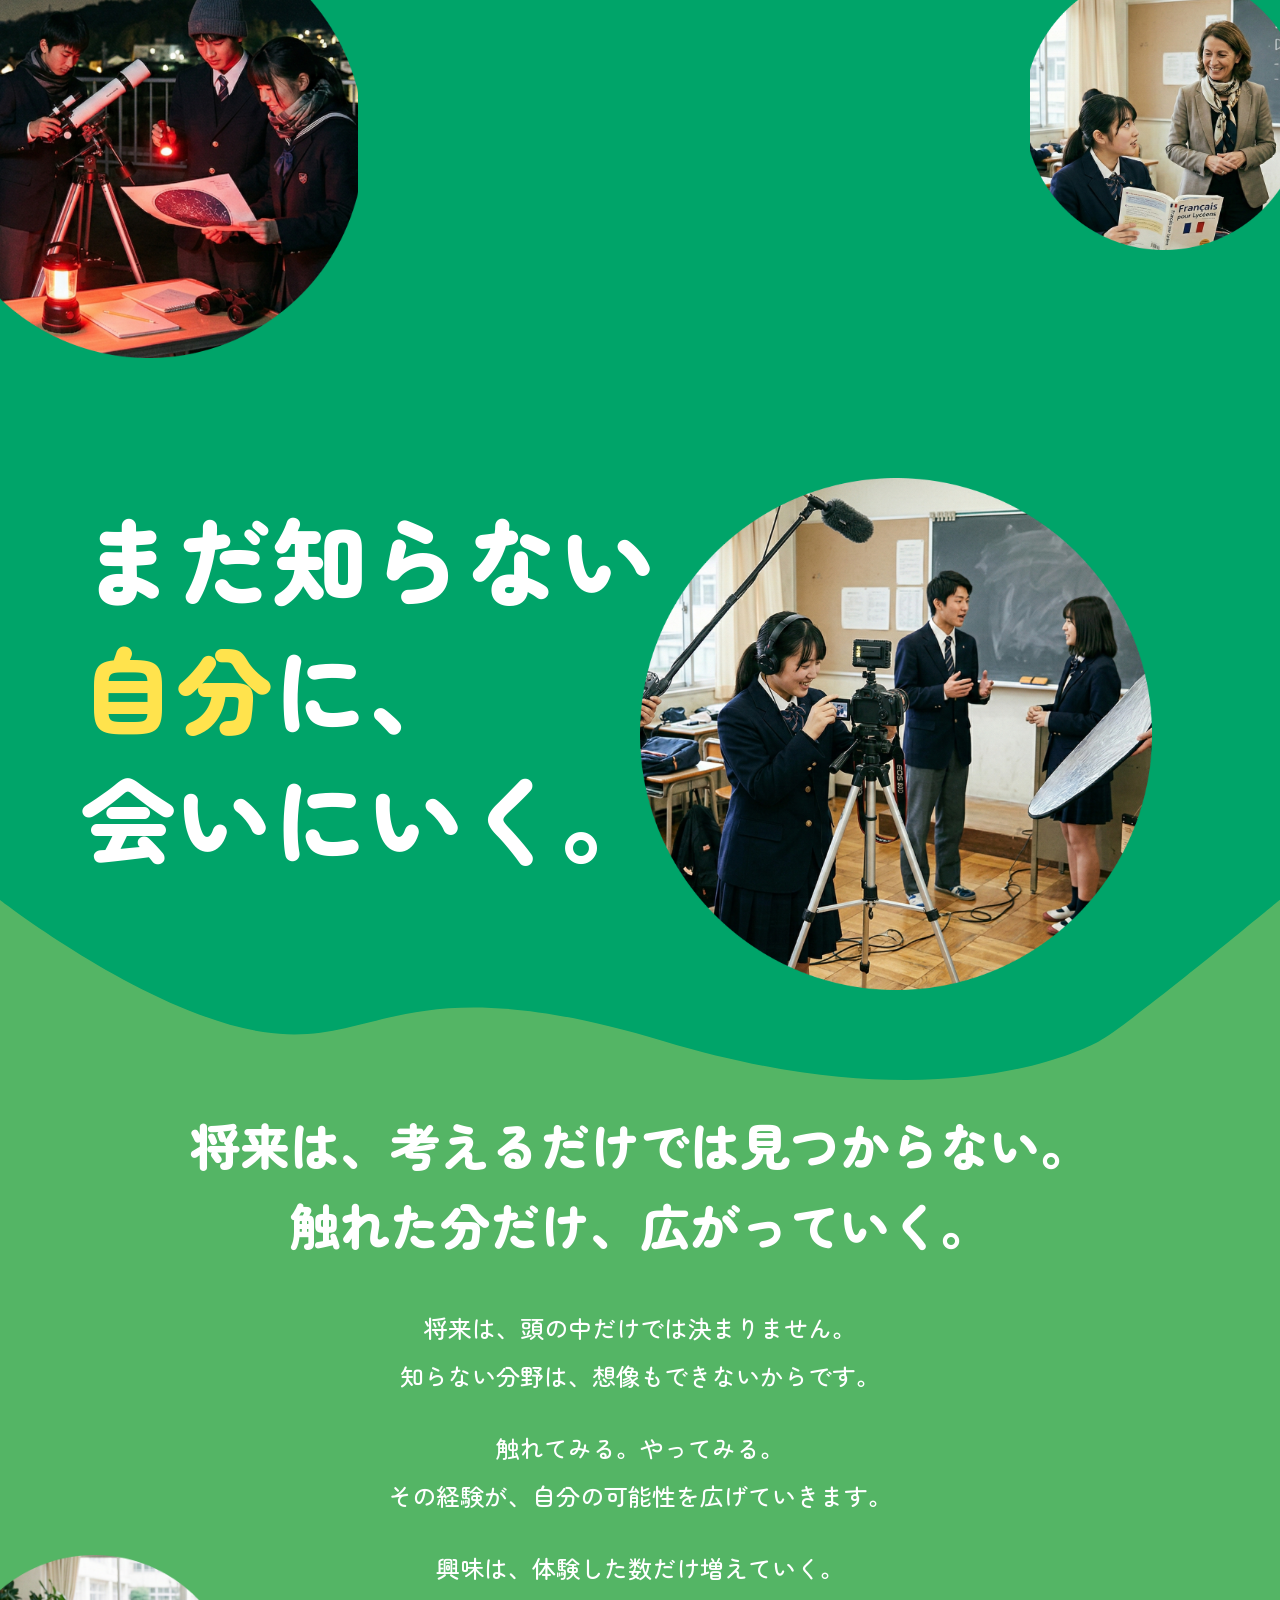
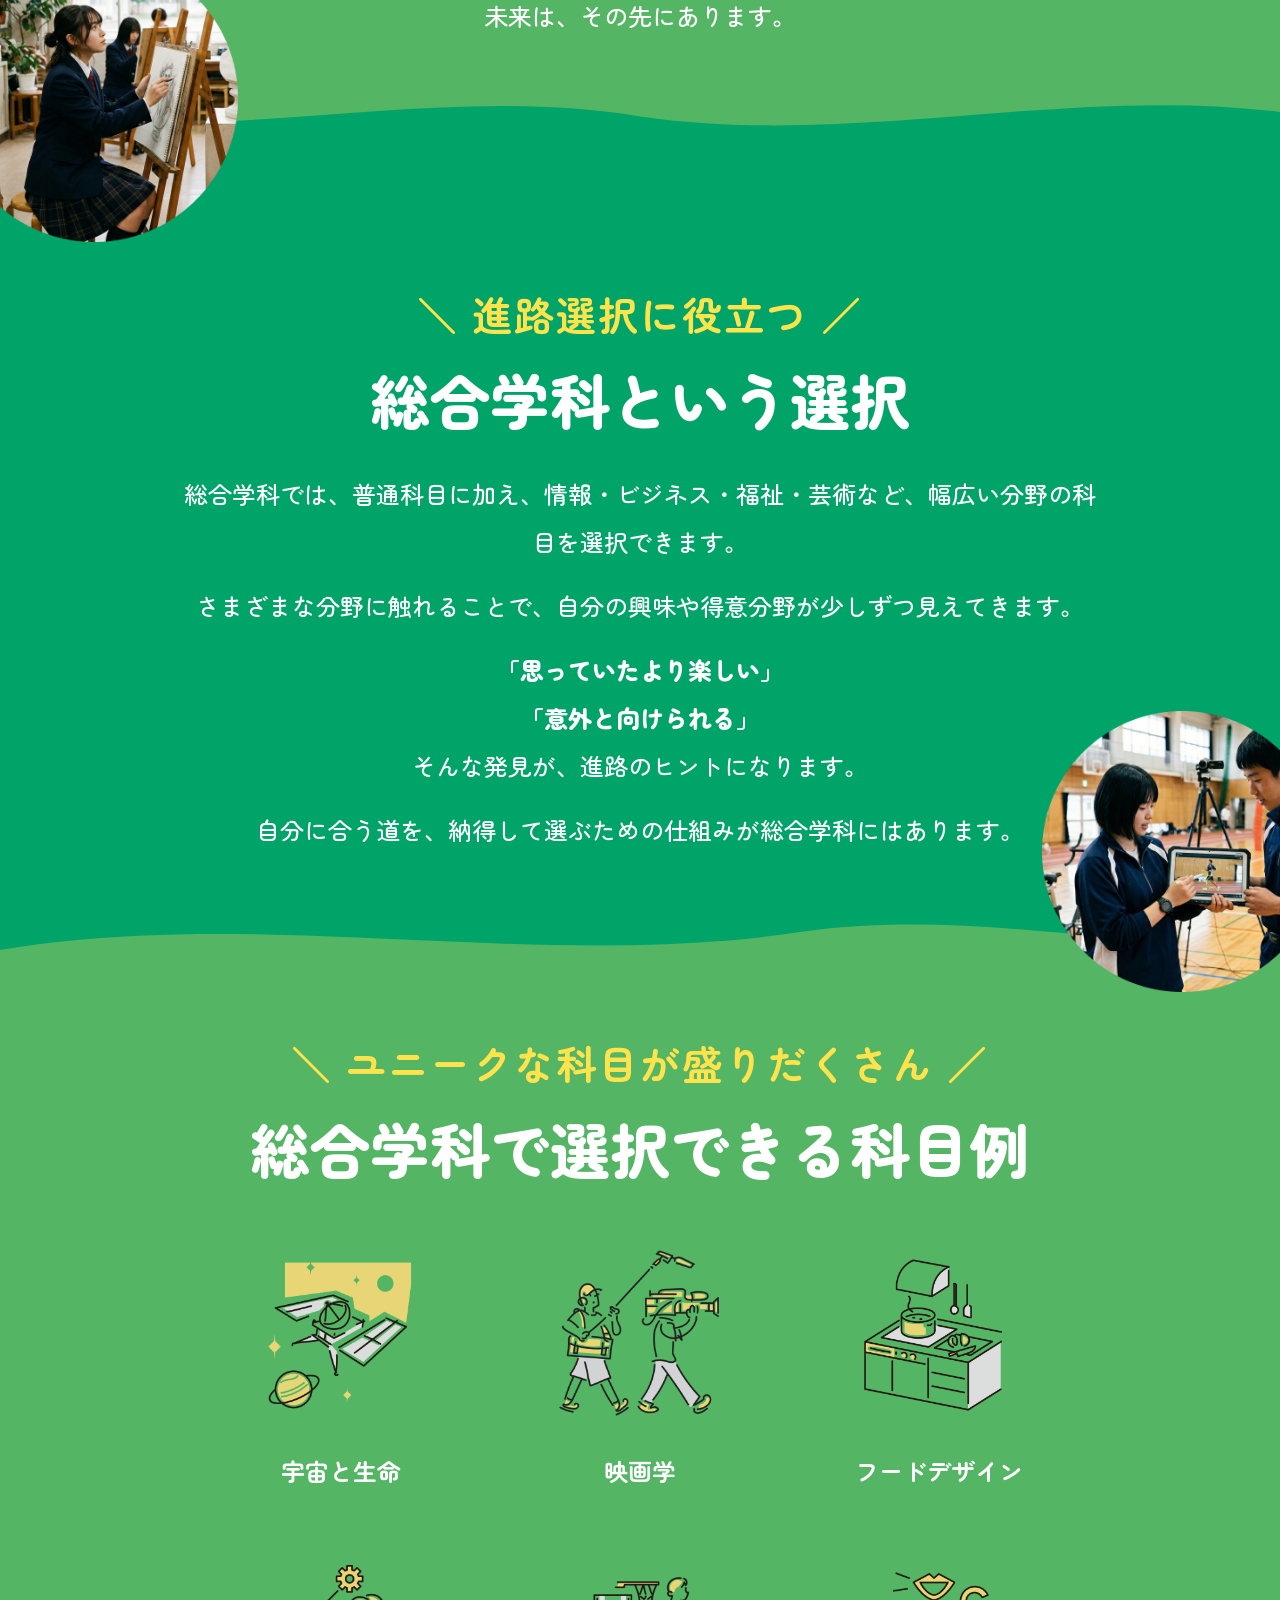
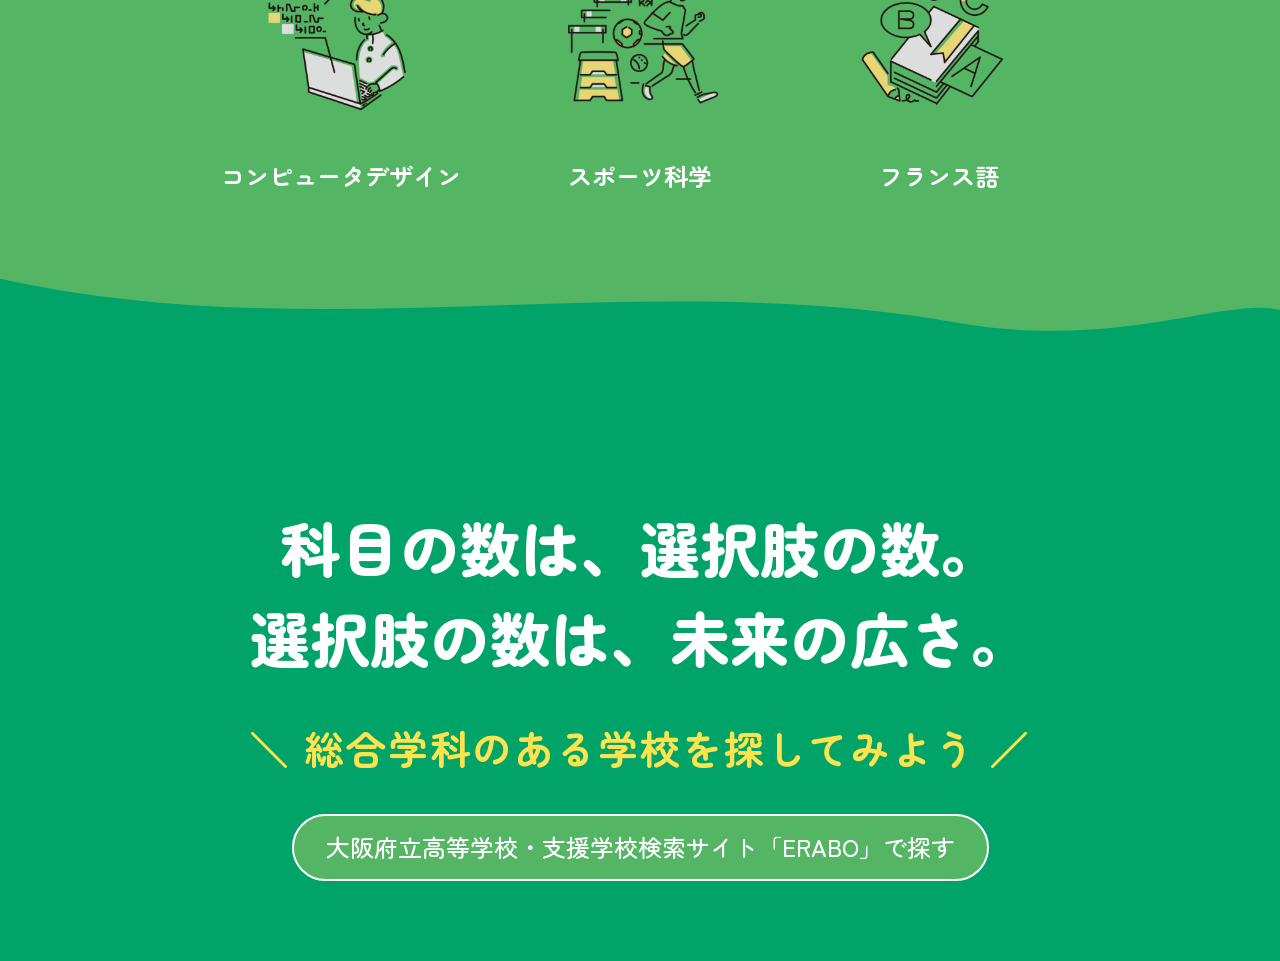
<file: pop/index.html>
<!doctype html>
<html lang="ja">
  <head>
    <meta charset="UTF-8" />
    <meta name="viewport" content="width=device-width, initial-scale=1.0" />
    <title>まだ知らない自分に、会いにいく。</title>
    <link rel="preconnect" href="https://fonts.googleapis.com" />
    <link rel="preconnect" href="https://fonts.gstatic.com" crossorigin />
    <link
      href="https://fonts.googleapis.com/css2?family=Zen+Maru+Gothic:wght@300;400;500;700;900&display=swap"
      rel="stylesheet"
    />
    <link rel="stylesheet" href="styles.css" />
  </head>
  <body>
    <!-- ========== HERO ========== -->
    <header class="hero">
      <figure class="hero__photo hero__photo--tl">
        <img src="./assets/photo-star.png" alt="" />
      </figure>
      <figure class="hero__photo hero__photo--tr">
        <img src="./assets/photo-teacher.png" alt="" />
      </figure>
      <figure class="hero__photo hero__photo--cr">
        <img src="./assets/photo-film.png" alt="" />
      </figure>
      <div class="hero__text">
        <h1 class="hero__catch">
          まだ知らない<br /><span class="hero__hl">自分</span
          >に、<br />会いにいく。
        </h1>
      </div>
      <!-- ↓ Figmaからパスをコピーして差し替えてください -->
      <!-- <div class="hero__wave" aria-hidden="true">
        <svg
          preserveAspectRatio="none"
          xmlns="http://www.w3.org/2000/svg"
        >
          <path
            d="M0,45 C180,90 360,10 540,50 C720,90 900,15 1080,55 C1260,85 1380,30 1440,45 L1440,90 L0,90 Z"
            fill="#00A469"
          />
        </svg>
      </div> -->
    </header>

    <!-- ========== MESSAGE ========== -->
    <section class="message">
      <div class="message__wave-top" aria-hidden="true">
        <!-- <svg
          viewBox="0 0 1440 90"
          preserveAspectRatio="none"
          xmlns="http://www.w3.org/2000/svg"
        >
          <path
            d="M0,45 C180,0 360,80 540,40 C720,0 900,75 1080,35 C1260,5 1380,60 1440,45 L1440,0 L0,0 Z"
            fill="#00A469"
          />
        </svg> -->
        <svg
          viewBox="0 0 1720 403"
          preserveAspectRatio="none"
          fill="#00A469"
          xmlns="http://www.w3.org/2000/svg"
        >
          <path
            d="M1719.5 0C1719.5 0 1515.39 282.019 1477 316C1438.61 349.98 1246.11 493.5 892.108 316C538.109 138.5 509.386 335.355 353.497 295.5C197.675 255.662 0.17025 0.220221 0 0H1719.5Z"
            fill="#00A469"
          />
        </svg>
      </div>
      <div class="message__inner">
        <h2 class="message__title">
          将来は、考えるだけでは見つからない。<br />触れた分だけ、広がっていく。
        </h2>
        <div class="message__body">
          <p>
            将来は、頭の中だけでは決まりません。<br />知らない分野は、想像もできないからです。
          </p>
          <p>
            触れてみる。やってみる。<br />その経験が、自分の可能性を広げていきます。
          </p>
          <p>
            興味は、体験した数だけ増えていく。<br />未来は、その先にあります。
          </p>
        </div>
      </div>
      <figure class="message__photo">
        <img src="./assets/photo-paint.png" alt="" />
      </figure>
      <div class="message__wave-bottom" aria-hidden="true">
        <svg
          viewBox="0 0 1440 90"
          preserveAspectRatio="none"
          xmlns="http://www.w3.org/2000/svg"
        >
          <path
            d="M0,40 C240,90 480,10 720,50 C960,85 1200,15 1440,45 L1440,90 L0,90 Z"
            fill="#00A469"
          />
        </svg>
      </div>
    </section>

    <!-- ========== CHOICE ========== -->
    <section class="choice">
      <div class="choice__wave-top" aria-hidden="true">
        <svg
          viewBox="0 0 1440 90"
          preserveAspectRatio="none"
          xmlns="http://www.w3.org/2000/svg"
        >
          <path
            d="M0,50 C240,5 480,85 720,45 C960,5 1200,80 1440,40 L1440,0 L0,0 Z"
            fill="#00A469"
          />
        </svg>
      </div>
      <div class="choice__layout">
        <figure class="choice__photo choice__photo--left" aria-hidden="true">
          <!-- <img src="./assets/photo-art.png" alt="" /> -->
        </figure>
        <div class="choice__content">
          <p class="choice__kicker">＼ 進路選択に役立つ ／</p>
          <h2 class="choice__title">総合学科という選択</h2>
          <div class="choice__body">
            <p>
              総合学科では、普通科目に加え、情報・ビジネス・福祉・芸術など、幅広い分野の科目を選択できます。
            </p>
            <p>
              さまざまな分野に触れることで、自分の興味や得意分野が少しずつ見えてきます。
            </p>
            <p>
              <span class="choice__highlight">「思っていたより楽しい」</span
              ><br />
              <span class="choice__highlight">「意外と向けられる」</span><br />
              そんな発見が、進路のヒントになります。
            </p>
            <p>
              自分に合う道を、納得して選ぶための仕組みが総合学科にはあります。
            </p>
          </div>
        </div>
        <!-- <figure class="choice__photo choice__photo--right" aria-hidden="true">
          <img src="./assets/photo-class.png" alt="" />
        </figure> -->
      </div>
      <figure class="choice__photo choice__photo--right" aria-hidden="true">
        <img src="./assets/photo-class.png" alt="" />
      </figure>
      <div class="choice__wave-bottom" aria-hidden="true">
        <!-- <svg
          viewBox="0 0 1440 90"
          preserveAspectRatio="none"
          xmlns="http://www.w3.org/2000/svg"
        >
          <path
            d="M0,35 C300,85 600,10 900,55 C1100,85 1300,25 1440,50 L1440,90 L0,90 Z"
            fill="white"
          />
        </svg> -->
      </div>
    </section>

    <!-- ========== EXAMPLE ========== -->
    <section class="example">
      <div class="example__wave-top" aria-hidden="true">
        <svg
          viewBox="0 0 1440 90"
          preserveAspectRatio="none"
          xmlns="http://www.w3.org/2000/svg"
        >
          <path
            d="M0,55 C300,5 600,80 900,35 C1100,5 1300,65 1440,40 L1440,0 L0,0 Z"
            fill="#00A469"
          />
        </svg>
      </div>
      <div class="example__inner">
        <p class="example__kicker">＼ ユニークな科目が盛りだくさん ／</p>
        <h2 class="example__title">総合学科で選択できる科目例</h2>
        <ul class="example__grid">
          <li class="example__item">
            <figure class="example__icon">
              <img src="./assets/icon-space.png" alt="" />
            </figure>
            <p class="example__label">宇宙と生命</p>
          </li>
          <li class="example__item">
            <figure class="example__icon">
              <img src="./assets/icon-film.png" alt="" />
            </figure>
            <p class="example__label">映画学</p>
          </li>
          <li class="example__item">
            <figure class="example__icon">
              <img src="./assets/icon-food.png" alt="" />
            </figure>
            <p class="example__label">フードデザイン</p>
          </li>
          <li class="example__item">
            <figure class="example__icon">
              <img src="./assets/icon-computer.png" alt="" />
            </figure>
            <p class="example__label">コンピュータデザイン</p>
          </li>
          <li class="example__item">
            <figure class="example__icon">
              <img src="./assets/icon-sports.png" alt="" />
            </figure>
            <p class="example__label">スポーツ科学</p>
          </li>
          <li class="example__item">
            <figure class="example__icon">
              <img src="./assets/icon-french.png" alt="" />
            </figure>
            <p class="example__label">フランス語</p>
          </li>
        </ul>
      </div>

      <div class="example__wave-bottom" aria-hidden="true">
        <svg
          viewBox="0 0 1440 100"
          preserveAspectRatio="none"
          xmlns="http://www.w3.org/2000/svg"
        >
          <path
            d="M0,20 C360,100 720,5 1080,70 C1260,100 1380,40 1440,55 L1440,100 L0,100 Z"
            fill="#00A469"
          />
        </svg>
      </div>
    </section>

    <!-- ========== CTA ========== -->
    <section class="cta">
      <div class="cta__lower">
        <div class="cta__wave" aria-hidden="true">
          <svg
            viewBox="0 0 1440 100"
            preserveAspectRatio="none"
            xmlns="http://www.w3.org/2000/svg"
          >
            <path
              d="M0,60 C360,10 720,90 1080,40 C1260,15 1380,75 1440,55 L1440,0 L0,0 Z"
              fill="#00A469"
            />
          </svg>
        </div>
        <div class="cta__inner">
          <h2 class="cta__title">
            科目の数は、選択肢の数。<br />選択肢の数は、未来の広さ。
          </h2>
          <p class="cta__kicker">＼ 総合学科のある学校を探してみよう ／</p>
          <a href="#" class="cta__btn">
            大阪府立高等学校・支援学校検索サイト「ERABO」で探す
          </a>
        </div>
      </div>
    </section>
  </body>
</html>
</file>
<file: pop/styles.css>
/* ==============================================
   Design Tokens
   ============================================== */
:root {
  --clr-green: #54B565;
  --clr-green-dark: #00A469;
  --clr-yellow: #FFE34D;
  --clr-white: #FFFFFF;
  --clr-black: #1A1A1A;
  --clr-text: #FFFFFF;

  --ff-base: 'Zen Maru Gothic', sans-serif;
  --fs-xs: 0.75rem;
  --fs-sm: 0.9rem;
  --fs-base: 24px;
  --fs-md: 1.125rem;
  --fs-lg: 32px;
  --fs-24: 24px;
  --fs-40: 40px;
  --fs-60: 60px;
  --fs-xl: 50px;
  --fs-2xl: 1rem;
  --fs-3xl: 96px;
  --fw-reg: 400;
  --fw-med: 500;
  --fw-bold: 700;
  --fw-blk: 900;

  --sp-8: 0.5rem;
  --sp-12: 0.75rem;
  --sp-16: 1rem;
  --sp-24: 1.5rem;
  --sp-32: 2rem;
  --sp-40: 2.5rem;
  --sp-48: 3rem;
  --sp-64: 4rem;
  --sp-80: 5rem;

  --w-inner: 960px;
  --r-full: 9999px;
}

/* ==============================================
   Reset & Base
   ============================================== */
*,
*::before,
*::after {
  box-sizing: border-box;
  margin: 0;
  padding: 0;
}

body {
  font-family: var(--ff-base);
  color: var(--clr-text);
  line-height: 1.7;
  background: var(--clr-white);
  -webkit-font-smoothing: antialiased;
}

img {
  display: block;
  max-width: 100%;
  height: auto;
}

ul {
  list-style: none;
}

a {
  text-decoration: none;
}

figure {
  margin: 0;
}

/* ==============================================
   Wave utility
   ============================================== */
.hero__wave,
.message__wave-top,
.message__wave-bottom,
.choice__wave-top,
.choice__wave-bottom,
.example__wave-top,
.example__wave-bottom,
.cta__wave {
  display: block;
  line-height: 0;
}

.hero__wave svg,
.message__wave-bottom svg,
.choice__wave-top svg,
.choice__wave-bottom svg,
.example__wave-top svg,
.example__wave-bottom svg,
.cta__wave svg {
  width: 100%;
  display: block;
}

.message__wave-top svg {
  width: 100%;
  display: block;
  height: 20vh;
}

/* ==============================================
   Hero
   ============================================== */
.hero {
  position: relative;
  background: var(--clr-green-dark);
  min-height: 100vh;
}

.hero__photo {
  position: absolute;
  border-radius: 50%;
  /* overflow: hidden; */
}

.hero__photo img {
  width: 100%;
  height: 100%;
  object-fit: cover;
}

.hero__photo--tl {
  width: 30vw;
  height: 30vw;
  top: -2vw;
  left: -2vw;
}

.hero__photo--tr {
  width: 20vw;
  height: 20vw;
  top: -0.5vw;
  right: -0.5vw;
}

.hero__photo--cr {
  width: 40vw;
  height: 40vw;
  bottom: -10vh;
  right: 10vw;
  z-index: 5;

}

.hero__text {
  position: absolute;
  bottom: 2vh;
  left: 80px;
  ;
}

.hero__catch {
  font-size: clamp(32px, 10vw, var(--fs-3xl));
  font-weight: var(--fw-blk);
  color: var(--clr-white);
  line-height: 1.35;
}

.hero__hl {
  color: var(--clr-yellow);
}

.hero__wave {
  position: absolute;
  bottom: 0;
  left: 0;
  right: 0;
  display: none;
}

/* ==============================================
   Message
   ============================================== */
.message {
  background: var(--clr-green);
  position: relative;
}

.message__inner {

  max-width: 1200px;
  margin: 0 auto;
  padding: var(--sp-24) var(--sp-48) var(--sp-32);
}

.message__title {
  font-size: var(--fs-xl);
  font-weight: var(--fw-blk);
  color: var(--clr-white);
  line-height: 1.6;
  margin-bottom: var(--sp-40);
  text-align: center;
}

.message__body {
  display: flex;
  flex-direction: column;
  gap: var(--sp-24);
  font-size: var(--fs-base);
  font-weight: var(--fw-med);
  color: var(--clr-white);
  line-height: 2;
  text-align: center;
}

.message__photo {
  position: absolute;
  bottom: -10vh;
  left: -2vh;
  width: 20vw;
  min-width: 150px;
  z-index: 5;
}

.message__photo img {
  width: 100%;
  height: auto;
}


/* ==============================================
   Choice
   ============================================== */
.choice {
  background: var(--clr-green-dark);
  position: relative;
}

.choice__layout {
  display: grid;
  grid-template-columns: 1fr;
  align-items: center;
  max-width: var(--w-inner);
  margin: 0 auto;
  padding: var(--sp-48) 0;
  gap: var(--sp-32);
}

.choice__photo {
  position: absolute;
}

.choice__photo img {
  width: 100%;
  height: auto;
}

.choice__photo--left {
  width: 160px;
  left: -2vh;
  bottom: -10vh;
}

.choice__photo--right {
  width: 20vw;
  min-width: 150px;
  right: -2vh;
  bottom: -10vh;
}

.choice__content {
  padding: 0 var(--sp-24);
  text-align: center;
}

.choice__kicker {
  font-size: var(--fs-40);
  font-weight: var(--fw-bold);
  color: var(--clr-yellow);
  margin-bottom: var(--sp-12);
  letter-spacing: 0.05em;
}

.choice__title {
  font-size: var(--fs-60);
  font-weight: var(--fw-blk);
  color: var(--clr-white);
  line-height: 1.3;
  margin-bottom: var(--sp-32);
}

.choice__body {
  display: flex;
  flex-direction: column;
  gap: var(--sp-16);
  font-size: var(--fs-base);
  font-weight: var(--fw-med);
  color: var(--clr-white);
  line-height: 2;
}

.choice__highlight {
  font-weight: var(--fw-blk);
}

/* ==============================================
   Example
   ============================================== */
.example {
  background: var(--clr-green);
  margin-top: -1px;
}

.example__inner {
  max-width: var(--w-inner);
  margin: 0 auto;
  padding: var(--sp-48) var(--sp-48) var(--sp-64);
}

.example__kicker {
  text-align: center;
  font-size: var(--fs-40);
  font-weight: var(--fw-bold);
  color: var(--clr-yellow);
  margin-bottom: var(--sp-12);
  letter-spacing: 0.05em;
}

.example__title {
  text-align: center;
  font-size: var(--fs-60);
  font-weight: var(--fw-blk);
  color: var(--clr-white);
  line-height: 1.3;
  margin-bottom: var(--sp-48);
}

.example__grid {
  display: grid;
  grid-template-columns: repeat(3, 1fr);
  gap: var(--sp-48) var(--sp-32);
}

.example__item {
  display: flex;
  flex-direction: column;
  align-items: center;
  gap: var(--sp-16);
}

.example__icon {
  width: 200px;
  height: 200px;
  display: flex;
  align-items: center;
  justify-content: center;
}

.example__icon img {
  width: 100%;
  height: 100%;
  object-fit: contain;
}

.example__label {
  font-size: var(--fs-base);
  font-weight: var(--fw-bold);
  color: var(--clr-white);
  text-align: center;
}

/* ==============================================
   CTA
   ============================================== */
.cta {
  background: var(--clr-green);
}

.cta__lower {
  background: var(--clr-green-dark);
}

.cta__inner {
  max-width: var(--w-inner);
  margin: 0 auto;
  padding: var(--sp-64) var(--sp-48) var(--sp-80);
  display: flex;
  flex-direction: column;
  align-items: center;
  gap: var(--sp-32);
  text-align: center;
}

.cta__title {
  font-size: var(--fs-60);
  font-weight: var(--fw-blk);
  color: var(--clr-white);
  line-height: 1.5;
}

.cta__kicker {
  font-size: var(--fs-40);
  font-weight: var(--fw-bold);
  color: var(--clr-yellow);
  letter-spacing: 0.05em;
}

.cta__btn {
  display: inline-block;
  border: 2px solid var(--clr-white);
  color: var(--clr-white);
  font-size: var(--fs-24);
  font-weight: var(--fw-med);
  font-family: var(--ff-base);
  padding: var(--sp-12) var(--sp-32);
  border-radius: var(--r-full);
  line-height: 1.6;
  transition: background 0.25s ease, color 0.25s ease;
  background-color: var(--clr-green);
}

.cta__btn:hover {
  background: var(--clr-white);
  color: var(--clr-green-dark);
}
</file>
